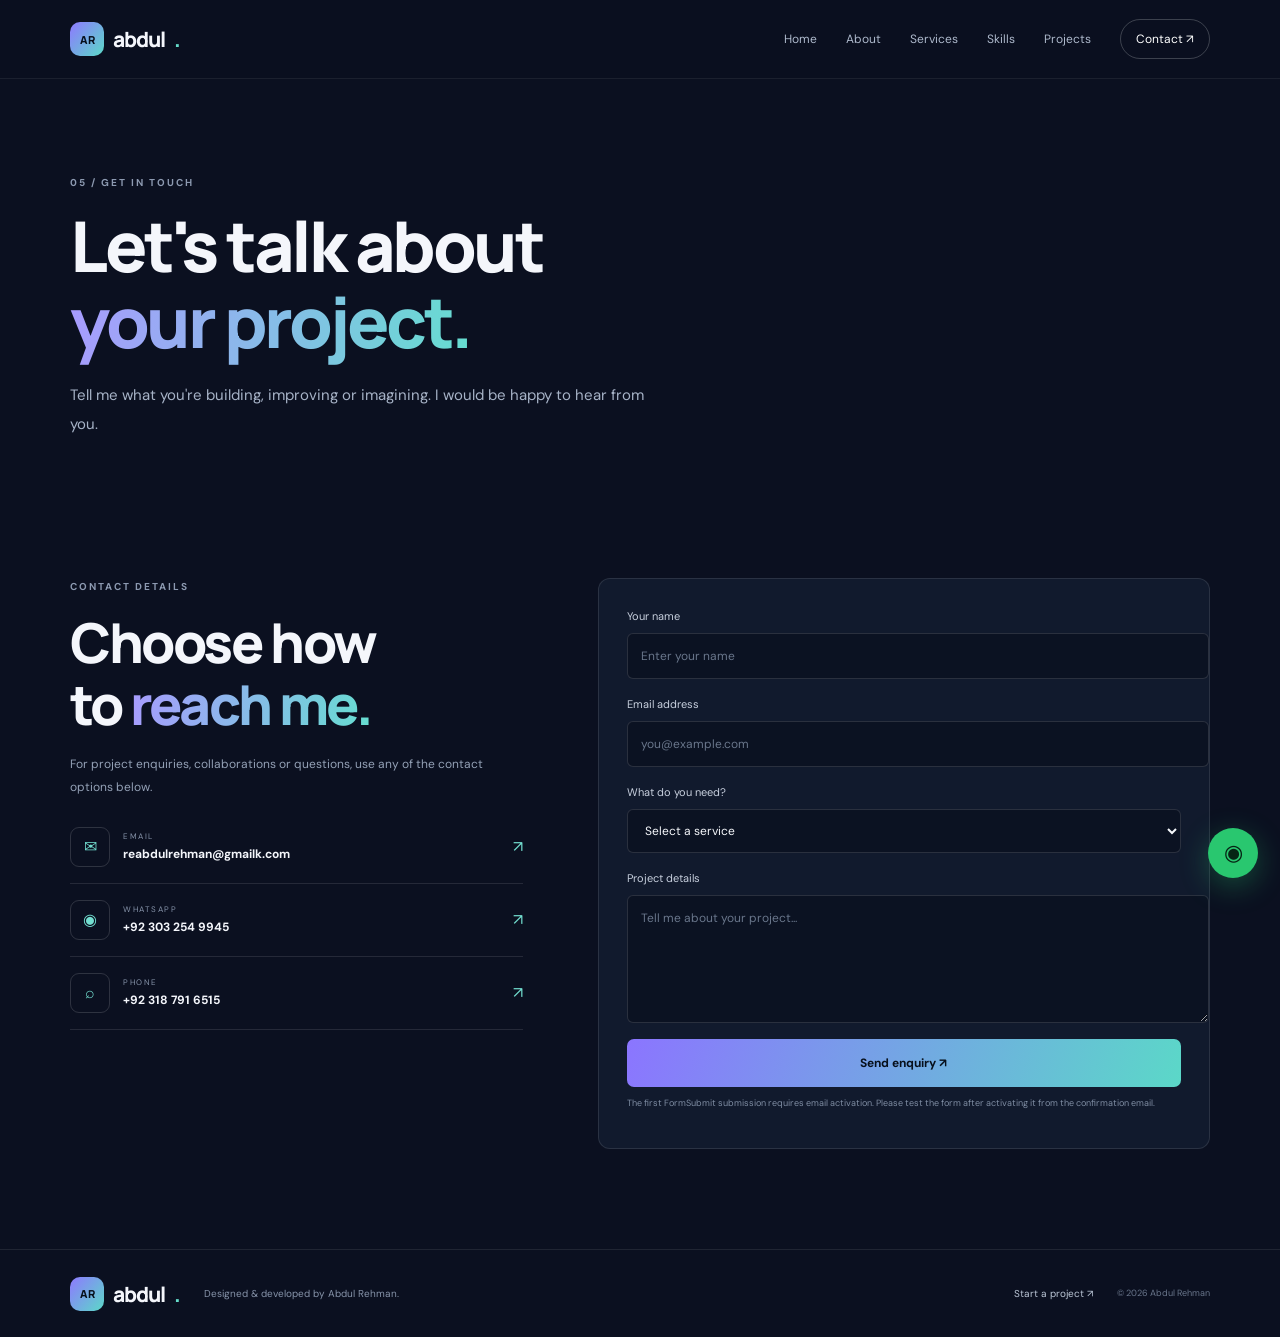
<file: contact.html>
<!doctype html><html lang="en"><head><meta charset="utf-8"><meta name="viewport" content="width=device-width, initial-scale=1"><meta name="description" content="Abdul Rehman — Web Developer. Modern, responsive websites for businesses."><meta name="theme-color" content="#0b1020"><title>Contact | Abdul Rehman — Web Developer</title><link rel="preconnect" href="https://fonts.googleapis.com"><link rel="preconnect" href="https://fonts.gstatic.com" crossorigin><link href="https://fonts.googleapis.com/css2?family=DM+Sans:wght@400;500;600;700&family=Manrope:wght@400;500;600;700;800&display=swap" rel="stylesheet"><link rel="stylesheet" href="style.css"></head><body><header class="header"><nav class="wrap nav"><a class="logo" href="index.html"><span>AR</span> abdul<em>.</em></a><button class="menu" id="menu" aria-label="Toggle menu">☰</button><div class="links" id="links"><a href="index.html">Home</a><a href="about.html">About</a><a href="services.html">Services</a><a href="skills.html">Skills</a><a href="projects.html">Projects</a><a class="nav-contact" href="contact.html">Contact ↗</a></div></nav></header><main>
<section class="page-hero wrap"><p class="eyebrow">05 / GET IN TOUCH</p><h1>Let's talk about<br><em>your project.</em></h1><p class="lead">Tell me what you're building, improving or imagining. I would be happy to hear from you.</p></section>
<section class="wrap section contact-layout"><div><p class="eyebrow">CONTACT DETAILS</p><h2>Choose how<br>to <em>reach me.</em></h2><p class="muted">For project enquiries, collaborations or questions, use any of the contact options below.</p>
<a class="contact-line" href="mailto:reabdulrehman@gmailk.com"><span>✉</span><div><small>EMAIL</small><b>reabdulrehman@gmailk.com</b></div><i>↗</i></a>
<a class="contact-line" href="https://wa.me/923032549945?text=Hello%20Abdul%2C%20I%20visited%20your%20portfolio%20and%20would%20like%20to%20discuss%20a%20project." target="_blank" rel="noopener"><span>◉</span><div><small>WHATSAPP</small><b>+92 303 254 9945</b></div><i>↗</i></a>
<a class="contact-line" href="tel:+923187916515"><span>⌕</span><div><small>PHONE</small><b>+92 318 791 6515</b></div><i>↗</i></a></div>
<form class="contact-form" action="https://formsubmit.co/reabdulrehman@gmailk.com" method="POST"><input type="hidden" name="_subject" value="New portfolio enquiry — Abdul Rehman"><input type="hidden" name="_captcha" value="false"><input type="hidden" name="_template" value="table">
<label>Your name<input name="name" type="text" placeholder="Enter your name" required></label><label>Email address<input name="email" type="email" placeholder="you@example.com" required></label><label>What do you need?<select name="project_type" required><option value="" selected disabled>Select a service</option><option>Business website</option><option>Landing page</option><option>Website redesign</option><option>Other project</option></select></label><label>Project details<textarea name="message" rows="5" placeholder="Tell me about your project..." required></textarea></label><button class="btn" type="submit">Send enquiry ↗</button><p class="form-note">The first FormSubmit submission requires email activation. Please test the form after activating it from the confirmation email.</p></form></section>
</main><footer class="footer"><div class="wrap foot"><a class="logo" href="index.html"><span>AR</span> abdul<em>.</em></a><p>Designed & developed by Abdul Rehman.</p><a href="contact.html">Start a project ↗</a><small>© <span id="year"></span> Abdul Rehman</small></div></footer><a class="wa-float" aria-label="WhatsApp" href="https://wa.me/923032549945" target="_blank" rel="noopener">◉</a><script src="script.js"></script></body></html>
</file>
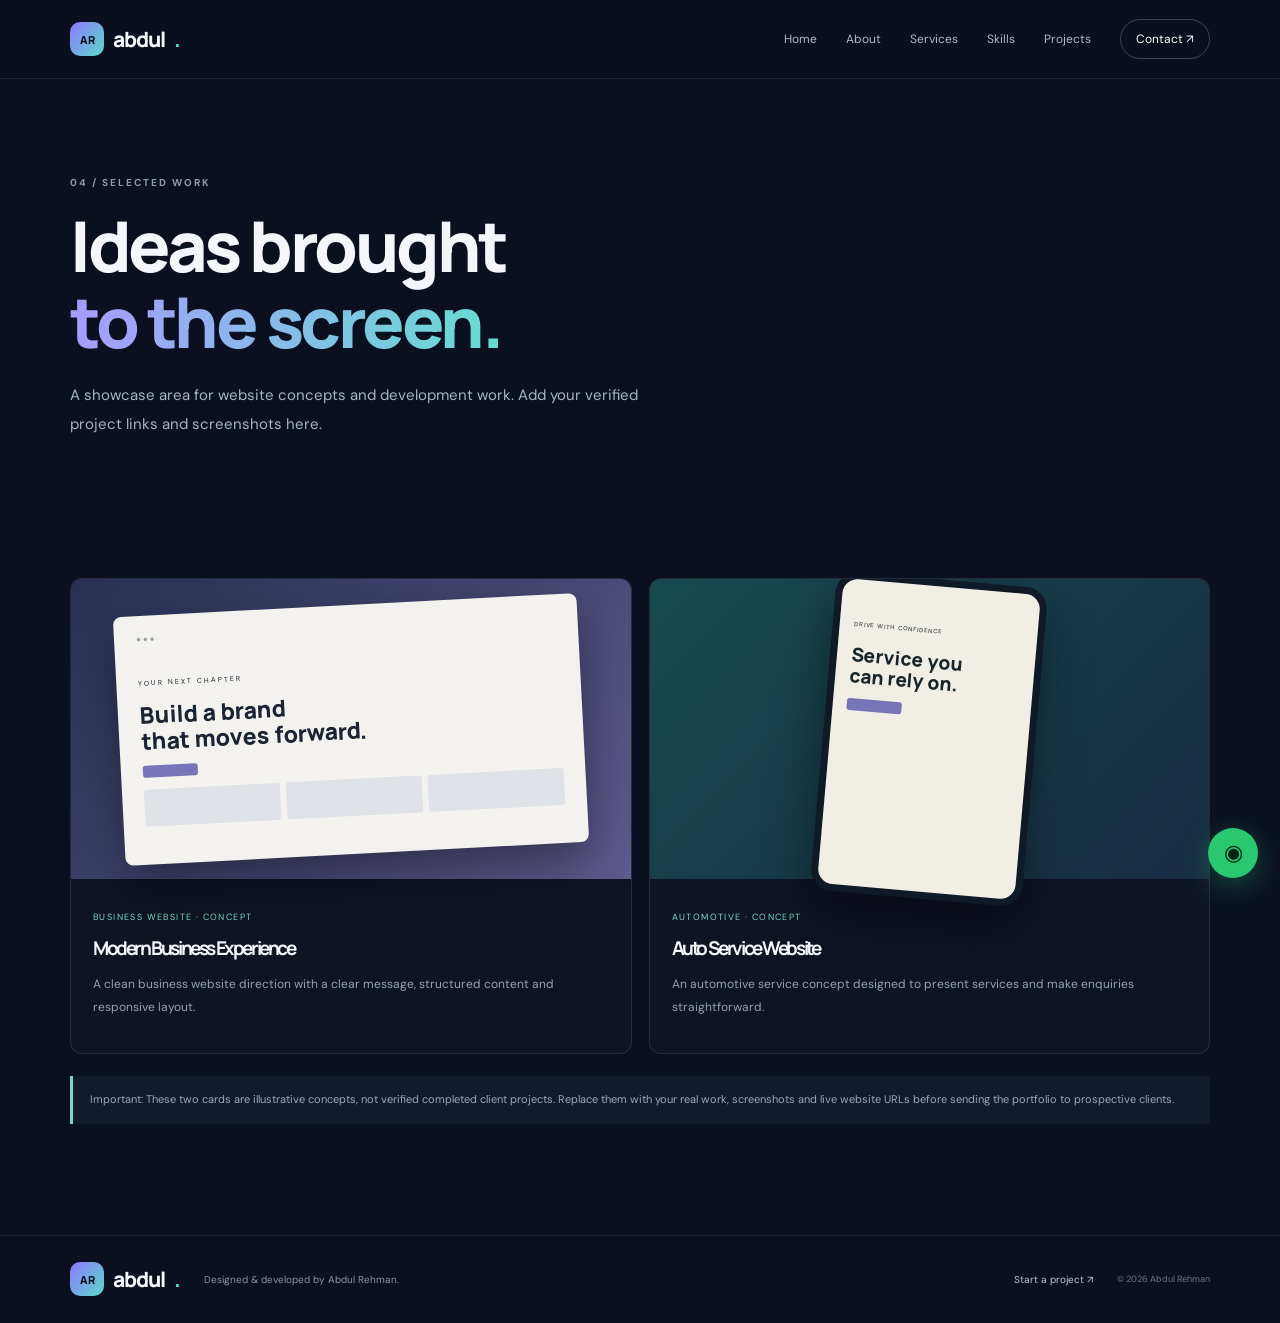
<file: projects.html>
<!doctype html><html lang="en"><head><meta charset="utf-8"><meta name="viewport" content="width=device-width, initial-scale=1"><meta name="description" content="Abdul Rehman — Web Developer. Modern, responsive websites for businesses."><meta name="theme-color" content="#0b1020"><title>Projects | Abdul Rehman — Web Developer</title><link rel="preconnect" href="https://fonts.googleapis.com"><link rel="preconnect" href="https://fonts.gstatic.com" crossorigin><link href="https://fonts.googleapis.com/css2?family=DM+Sans:wght@400;500;600;700&family=Manrope:wght@400;500;600;700;800&display=swap" rel="stylesheet"><link rel="stylesheet" href="style.css"></head><body><header class="header"><nav class="wrap nav"><a class="logo" href="index.html"><span>AR</span> abdul<em>.</em></a><button class="menu" id="menu" aria-label="Toggle menu">☰</button><div class="links" id="links"><a href="index.html">Home</a><a href="about.html">About</a><a href="services.html">Services</a><a href="skills.html">Skills</a><a href="projects.html">Projects</a><a class="nav-contact" href="contact.html">Contact ↗</a></div></nav></header><main>
<section class="page-hero wrap"><p class="eyebrow">04 / SELECTED WORK</p><h1>Ideas brought<br><em>to the screen.</em></h1><p class="lead">A showcase area for website concepts and development work. Add your verified project links and screenshots here.</p></section>
<section class="wrap section"><div class="cards two projects">
<article class="project"><div class="project-preview preview-one"><div class="preview-window"><div class="dots">● ● ●</div><small>YOUR NEXT CHAPTER</small><b>Build a brand<br>that moves forward.</b><span></span><div class="preview-bars"><i></i><i></i><i></i></div></div></div><div class="project-info"><small>BUSINESS WEBSITE · CONCEPT</small><h2>Modern Business Experience</h2><p class="muted">A clean business website direction with a clear message, structured content and responsive layout.</p></div></article>
<article class="project"><div class="project-preview preview-two"><div class="preview-phone"><small>DRIVE WITH CONFIDENCE</small><b>Service you<br>can rely on.</b><span></span></div></div><div class="project-info"><small>AUTOMOTIVE · CONCEPT</small><h2>Auto Service Website</h2><p class="muted">An automotive service concept designed to present services and make enquiries straightforward.</p></div></article>
</div><p class="notice">Important: These two cards are illustrative concepts, not verified completed client projects. Replace them with your real work, screenshots and live website URLs before sending the portfolio to prospective clients.</p></section>
</main><footer class="footer"><div class="wrap foot"><a class="logo" href="index.html"><span>AR</span> abdul<em>.</em></a><p>Designed & developed by Abdul Rehman.</p><a href="contact.html">Start a project ↗</a><small>© <span id="year"></span> Abdul Rehman</small></div></footer><a class="wa-float" aria-label="WhatsApp" href="https://wa.me/923032549945" target="_blank" rel="noopener">◉</a><script src="script.js"></script></body></html>
</file>
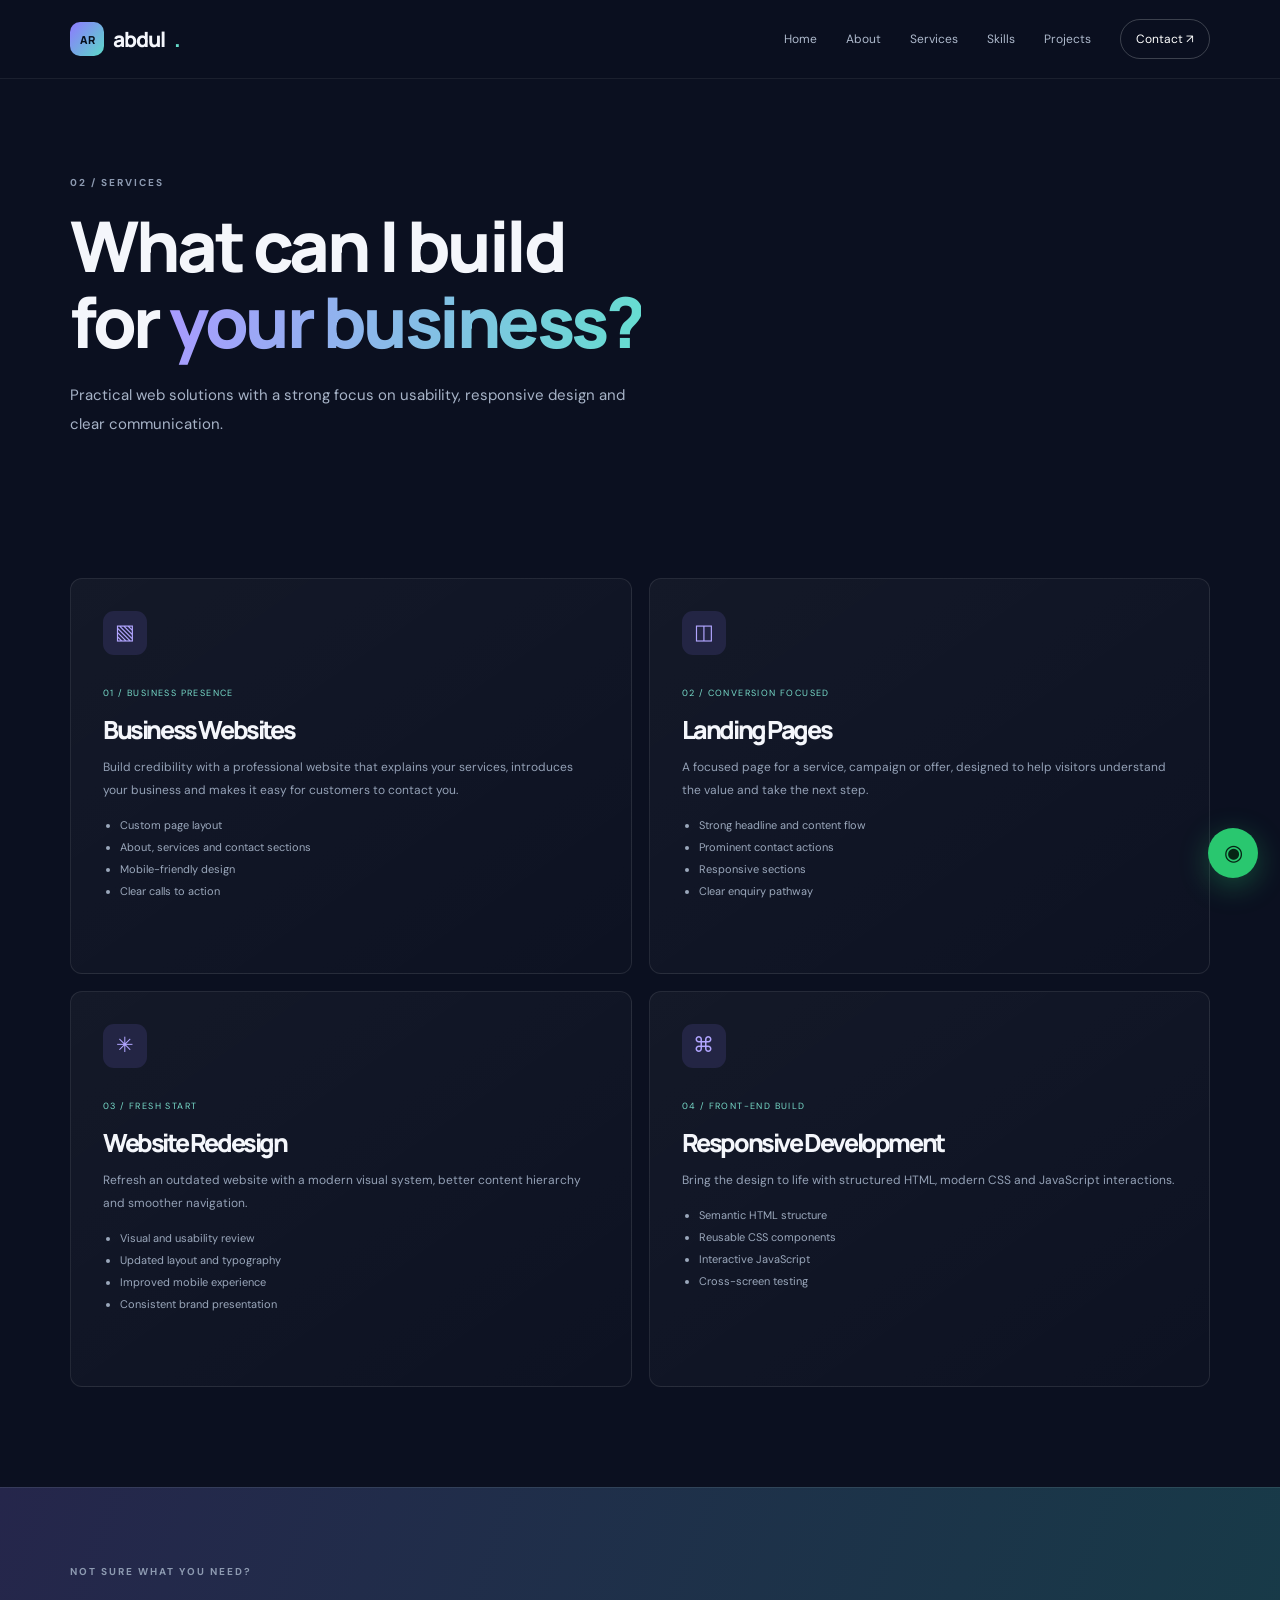
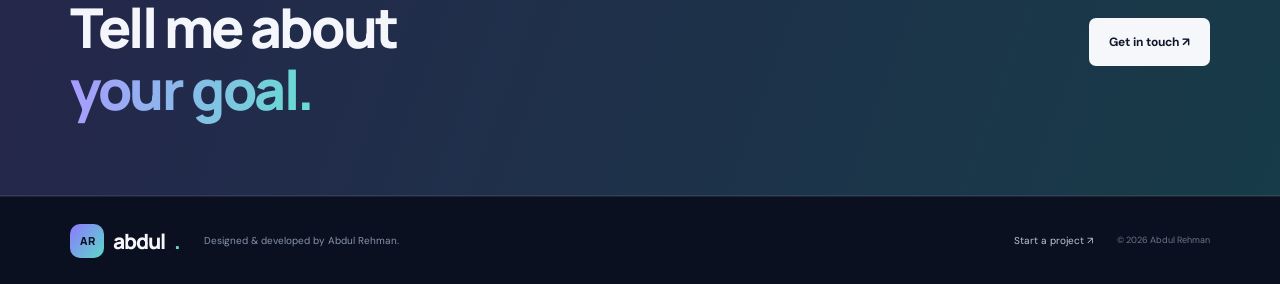
<file: services.html>
<!doctype html><html lang="en"><head><meta charset="utf-8"><meta name="viewport" content="width=device-width, initial-scale=1"><meta name="description" content="Abdul Rehman — Web Developer. Modern, responsive websites for businesses."><meta name="theme-color" content="#0b1020"><title>Services | Abdul Rehman — Web Developer</title><link rel="preconnect" href="https://fonts.googleapis.com"><link rel="preconnect" href="https://fonts.gstatic.com" crossorigin><link href="https://fonts.googleapis.com/css2?family=DM+Sans:wght@400;500;600;700&family=Manrope:wght@400;500;600;700;800&display=swap" rel="stylesheet"><link rel="stylesheet" href="style.css"></head><body><header class="header"><nav class="wrap nav"><a class="logo" href="index.html"><span>AR</span> abdul<em>.</em></a><button class="menu" id="menu" aria-label="Toggle menu">☰</button><div class="links" id="links"><a href="index.html">Home</a><a href="about.html">About</a><a href="services.html">Services</a><a href="skills.html">Skills</a><a href="projects.html">Projects</a><a class="nav-contact" href="contact.html">Contact ↗</a></div></nav></header><main>
<section class="page-hero wrap"><p class="eyebrow">02 / SERVICES</p><h1>What can I build<br>for <em>your business?</em></h1><p class="lead">Practical web solutions with a strong focus on usability, responsive design and clear communication.</p></section>
<section class="wrap section"><div class="cards two">
<article class="card service"><span class="card-icon">▧</span><small>01 / BUSINESS PRESENCE</small><h2>Business Websites</h2><p>Build credibility with a professional website that explains your services, introduces your business and makes it easy for customers to contact you.</p><ul><li>Custom page layout</li><li>About, services and contact sections</li><li>Mobile-friendly design</li><li>Clear calls to action</li></ul></article>
<article class="card service"><span class="card-icon">◫</span><small>02 / CONVERSION FOCUSED</small><h2>Landing Pages</h2><p>A focused page for a service, campaign or offer, designed to help visitors understand the value and take the next step.</p><ul><li>Strong headline and content flow</li><li>Prominent contact actions</li><li>Responsive sections</li><li>Clear enquiry pathway</li></ul></article>
<article class="card service"><span class="card-icon">✳</span><small>03 / FRESH START</small><h2>Website Redesign</h2><p>Refresh an outdated website with a modern visual system, better content hierarchy and smoother navigation.</p><ul><li>Visual and usability review</li><li>Updated layout and typography</li><li>Improved mobile experience</li><li>Consistent brand presentation</li></ul></article>
<article class="card service"><span class="card-icon">⌘</span><small>04 / FRONT-END BUILD</small><h2>Responsive Development</h2><p>Bring the design to life with structured HTML, modern CSS and JavaScript interactions.</p><ul><li>Semantic HTML structure</li><li>Reusable CSS components</li><li>Interactive JavaScript</li><li>Cross-screen testing</li></ul></article>
</div></section>
<section class="cta"><div class="wrap cta-inner"><div><p class="eyebrow">NOT SURE WHAT YOU NEED?</p><h2>Tell me about<br><em>your goal.</em></h2></div><a class="btn light" href="contact.html">Get in touch ↗</a></div></section>
</main><footer class="footer"><div class="wrap foot"><a class="logo" href="index.html"><span>AR</span> abdul<em>.</em></a><p>Designed & developed by Abdul Rehman.</p><a href="contact.html">Start a project ↗</a><small>© <span id="year"></span> Abdul Rehman</small></div></footer><a class="wa-float" aria-label="WhatsApp" href="https://wa.me/923032549945" target="_blank" rel="noopener">◉</a><script src="script.js"></script></body></html>
</file>
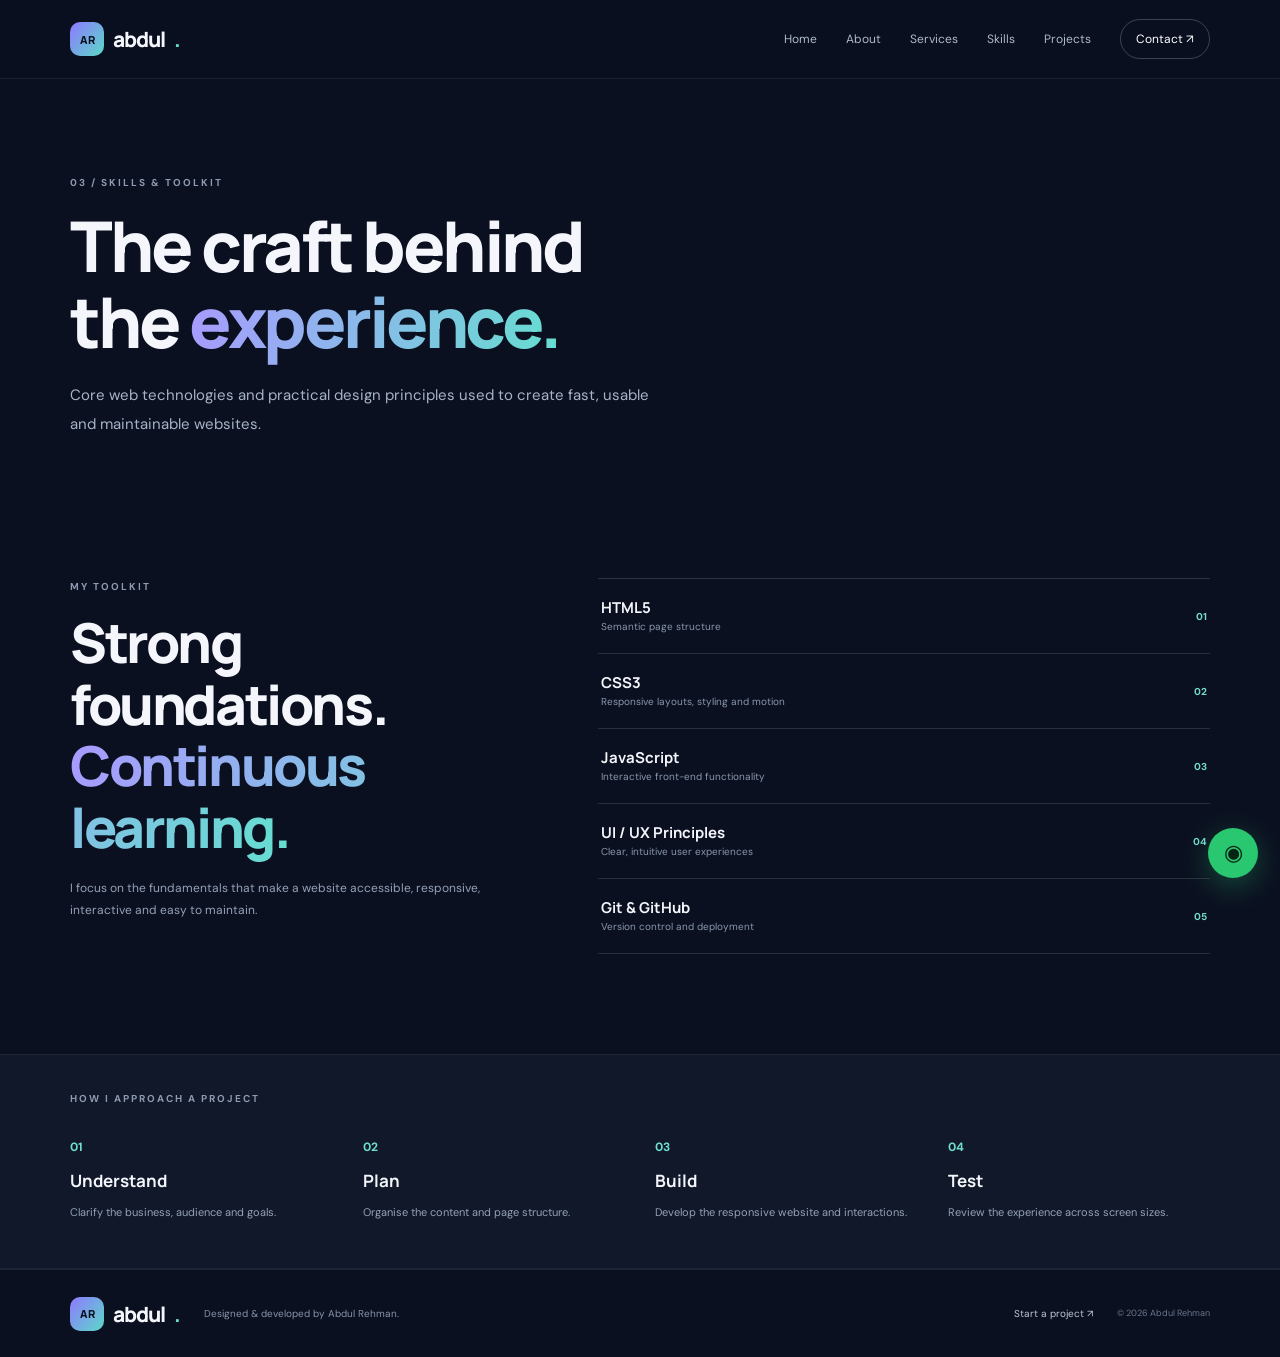
<file: skills.html>
<!doctype html><html lang="en"><head><meta charset="utf-8"><meta name="viewport" content="width=device-width, initial-scale=1"><meta name="description" content="Abdul Rehman — Web Developer. Modern, responsive websites for businesses."><meta name="theme-color" content="#0b1020"><title>Skills | Abdul Rehman — Web Developer</title><link rel="preconnect" href="https://fonts.googleapis.com"><link rel="preconnect" href="https://fonts.gstatic.com" crossorigin><link href="https://fonts.googleapis.com/css2?family=DM+Sans:wght@400;500;600;700&family=Manrope:wght@400;500;600;700;800&display=swap" rel="stylesheet"><link rel="stylesheet" href="style.css"></head><body><header class="header"><nav class="wrap nav"><a class="logo" href="index.html"><span>AR</span> abdul<em>.</em></a><button class="menu" id="menu" aria-label="Toggle menu">☰</button><div class="links" id="links"><a href="index.html">Home</a><a href="about.html">About</a><a href="services.html">Services</a><a href="skills.html">Skills</a><a href="projects.html">Projects</a><a class="nav-contact" href="contact.html">Contact ↗</a></div></nav></header><main>
<section class="page-hero wrap"><p class="eyebrow">03 / SKILLS & TOOLKIT</p><h1>The craft behind<br>the <em>experience.</em></h1><p class="lead">Core web technologies and practical design principles used to create fast, usable and maintainable websites.</p></section>
<section class="wrap section skills-layout"><div><p class="eyebrow">MY TOOLKIT</p><h2>Strong foundations.<br><em>Continuous learning.</em></h2><p class="muted">I focus on the fundamentals that make a website accessible, responsive, interactive and easy to maintain.</p></div><div class="skill-list">
<div class="skill"><div><b>HTML5</b><span>Semantic page structure</span></div><strong>01</strong></div><div class="skill"><div><b>CSS3</b><span>Responsive layouts, styling and motion</span></div><strong>02</strong></div><div class="skill"><div><b>JavaScript</b><span>Interactive front-end functionality</span></div><strong>03</strong></div><div class="skill"><div><b>UI / UX Principles</b><span>Clear, intuitive user experiences</span></div><strong>04</strong></div><div class="skill"><div><b>Git & GitHub</b><span>Version control and deployment</span></div><strong>05</strong></div></div></section>
<section class="band"><div class="wrap"><p class="eyebrow">HOW I APPROACH A PROJECT</p><div class="process"><div><b>01</b><h3>Understand</h3><p>Clarify the business, audience and goals.</p></div><div><b>02</b><h3>Plan</h3><p>Organise the content and page structure.</p></div><div><b>03</b><h3>Build</h3><p>Develop the responsive website and interactions.</p></div><div><b>04</b><h3>Test</h3><p>Review the experience across screen sizes.</p></div></div></div></section>
</main><footer class="footer"><div class="wrap foot"><a class="logo" href="index.html"><span>AR</span> abdul<em>.</em></a><p>Designed & developed by Abdul Rehman.</p><a href="contact.html">Start a project ↗</a><small>© <span id="year"></span> Abdul Rehman</small></div></footer><a class="wa-float" aria-label="WhatsApp" href="https://wa.me/923032549945" target="_blank" rel="noopener">◉</a><script src="script.js"></script></body></html>
</file>
<file: style.css>
{box-sizing:border-box}html{scroll-behavior:smooth;scroll-padding-top:90px}body{margin:0;background:#0b1020;color:#f4f6fb;font-family:"DM Sans",sans-serif;line-height:1.7}a{color:inherit;text-decoration:none}button,input,textarea,select{font:inherit}.wrap{width:min(1140px,calc(100% - 44px));margin:auto}.header{position:sticky;top:0;z-index:50;background:rgba(11,16,32,.9);backdrop-filter:blur(18px);border-bottom:1px solid #ffffff12}.nav{height:78px;display:flex;align-items:center;justify-content:space-between}.logo{font:800 21px Manrope,sans-serif;letter-spacing:-1px;display:flex;align-items:center;gap:9px}.logo span{display:grid;place-items:center;width:34px;height:34px;border-radius:10px;background:linear-gradient(130deg,#8e79ff,#5bd9c8);color:#07101c;font-size:11px;letter-spacing:0}.logo em{color:#65dcca;font-style:normal}.links{display:flex;align-items:center;gap:29px;color:#aeb9cc;font-size:12px}.links a:hover{color:white}.links .nav-contact{border:1px solid #ffffff35;padding:9px 15px;border-radius:30px;color:#fff}.menu{display:none;background:none;color:white;border:0;font-size:25px}.hero{min-height:630px;display:grid;grid-template-columns:1.1fr .9fr;align-items:center;gap:40px;padding-top:60px;padding-bottom:75px}.eyebrow{font-size:10px;letter-spacing:2px;color:#8d9ab1;font-weight:700;margin:0 0 17px}.pulse{display:inline-block;width:7px;height:7px;background:#62dfbf;border-radius:50%;margin-right:8px;box-shadow:0 0 12px #62dfbf}.kicker{font-size:10px;letter-spacing:2px;color:#aab6ca;margin:28px 0 15px}.hero h1,.page-hero h1{font:800 clamp(46px,6vw,73px)/1.08 Manrope,sans-serif;letter-spacing:-3.5px;margin:0}.hero h1 em,.page-hero h1 em,h2 em{font-style:normal;color:transparent;background:linear-gradient(100deg,#a99aff,#65ded0);background-clip:text;-webkit-background-clip:text}.lead{font-size:15px;line-height:1.9;color:#a7b3c7;max-width:590px}.actions{display:flex;align-items:center;gap:25px;margin-top:28px}.btn{display:inline-flex;align-items:center;justify-content:center;gap:18px;background:linear-gradient(110deg,#8b75ff,#5bd8c8);color:#07101c;border:0;border-radius:7px;padding:14px 20px;font-weight:700;font-size:12px;cursor:pointer;transition:.25s}.btn:hover{transform:translateY(-3px);box-shadow:0 12px 30px #706eff33}.btn.outline{background:transparent;color:#e8edf6;border:1px solid #ffffff35;margin-top:15px}.btn.light{background:#f5f7fa;color:#10172a}.quiet-link{font-size:12px;font-weight:700;color:#e3e9f3}.quiet-link:hover{color:#73dfd0}.hero-proof{display:flex;flex-direction:column;gap:4px;margin-top:48px}.hero-proof b{font-size:9px;letter-spacing:2px;color:#72ddcf}.hero-proof span{font-size:10px;color:#8492a9}.hero-photo{height:490px;position:relative;display:grid;place-items:center}.hero-photo img{z-index:2;width:min(390px,85%);height:460px;object-fit:cover;object-position:center 25%;border-radius:190px 190px 22px 22px;border:1px solid #ffffff30;box-shadow:0 30px 70px #0008}.photo-halo{position:absolute;width:400px;height:400px;border-radius:50%;background:radial-gradient(circle,#7770ff55,transparent 70%);filter:blur(20px)}.float-tag{position:absolute;z-index:3;background:#171f34;border:1px solid #ffffff22;border-radius:9px;padding:12px 15px;font-size:10px;box-shadow:0 12px 30px #0006}.tag-one{top:100px;left:0}.tag-two{bottom:85px;right:0}.band{background:#10182a;border-top:1px solid #ffffff0d;border-bottom:1px solid #ffffff0d;padding:35px 0}.band-inner{display:flex;align-items:center;justify-content:space-between;gap:15px;color:#c0cada;font-size:12px}.band-inner span{font-size:9px;letter-spacing:1.5px;color:#73819a}.band-inner i{color:#68dcca;font-style:normal}.section{padding-top:100px;padding-bottom:100px}.section-head{display:flex;align-items:end;justify-content:space-between;gap:25px;margin-bottom:38px}.section h2,.section-head h2,.cta h2,.about-layout h2,.skills-layout h2,.contact-layout h2{font:800 clamp(35px,4.5vw,55px)/1.12 Manrope,sans-serif;letter-spacing:-2.4px;margin:0 0 18px}.cards{display:grid;gap:17px}.cards.three{grid-template-columns:repeat(3,1fr)}.cards.two{grid-template-columns:repeat(2,1fr)}.card{border:1px solid #ffffff17;border-radius:12px;background:linear-gradient(145deg,#ffffff0a,#ffffff03);padding:27px;transition:.25s}.card:hover{transform:translateY(-5px);border-color:#68daca66}.card-icon{display:grid;place-items:center;width:44px;height:44px;border-radius:11px;background:#8b7aff22;color:#b1a5ff;font-size:21px;margin-bottom:22px}.card h3{font:700 17px Manrope;margin:0 0 10px}.card p,.muted{font-size:12px;line-height:1.9;color:#94a1b6}.split{display:grid;grid-template-columns:1fr 1fr;gap:80px;align-items:start}.split .lead{margin-top:0}.cta{padding:75px 0;background:linear-gradient(110deg,#25264b,#173b48);border-block:1px solid #ffffff16}.cta-inner{display:flex;align-items:center;justify-content:space-between;gap:30px}.cta h2{margin:0}.page-hero{padding-top:95px;padding-bottom:25px}.page-hero h1{font-size:clamp(45px,6vw,70px)}.page-hero .lead{margin-top:22px}.about-layout,.skills-layout,.contact-layout{display:grid;grid-template-columns: .85fr 1.15fr;gap:75px;align-items:center}.about-image{height:470px;border-radius:150px 150px 18px 18px;overflow:hidden;border:1px solid #ffffff25;background:#1d2639}.about-image img{width:100%;height:100%;object-fit:cover;object-position:center 25%}.values,.process{display:grid;grid-template-columns:repeat(3,1fr);gap:30px}.values b,.process b{color:#70dfd0;font-size:12px}.values h3,.process h3{font:700 17px Manrope;margin:10px 0 4px}.values p,.process p{font-size:11px;color:#95a2b6}.service{padding:32px;min-height:330px}.service small,.project-info small{font-size:9px;letter-spacing:1.4px;color:#78dcca}.service h2{font-size:25px;margin:12px 0}.service ul{padding-left:17px;color:#9ba8bc;font-size:11px;line-height:2}.skills-layout{align-items:start}.skill-list{border-top:1px solid #ffffff25}.skill{display:flex;align-items:center;justify-content:space-between;padding:18px 3px;border-bottom:1px solid #ffffff20}.skill b,.skill span{display:block}.skill b{font:700 15px Manrope}.skill span{font-size:10px;color:#8997ad}.skill strong{font-size:10px;color:#71dfd0}.process{grid-template-columns:repeat(4,1fr);margin-top:25px}.project{overflow:hidden;border:1px solid #ffffff18;border-radius:12px;background:#ffffff05}.project-preview{height:300px;display:grid;place-items:center}.preview-one{background:linear-gradient(135deg,#283052,#605b90)}.preview-two{background:linear-gradient(135deg,#174b50,#182b42)}.preview-window{width:75%;height:215px;background:#f3f2ee;color:#1a2432;border-radius:8px;padding:17px 22px;box-shadow:0 20px 50px #0006;transform:rotate(-3deg)}.dots{font-size:8px;color:#9a9da3;margin-bottom:20px}.preview-window small{font-size:7px;letter-spacing:2px}.preview-window b{display:block;font:800 23px/1.12 Manrope;margin-top:9px}.preview-window>span,.preview-phone>span{display:block;width:55px;height:12px;background:#7775b8;border-radius:3px;margin:12px 0}.preview-bars{display:flex;gap:6px}.preview-bars i{height:37px;flex:1;background:#dfe2e7;border-radius:3px}.preview-phone{width:170px;height:250px;border:7px solid #101a27;border-radius:22px;background:#f1eee5;color:#18262c;padding:28px 14px;transform:rotate(5deg);box-shadow:0 20px 50px #0006}.preview-phone small{font-size:6px;letter-spacing:1px}.preview-phone b{display:block;font:800 19px/1.1 Manrope;margin-top:10px}.project-info{padding:22px}.project-info h2{font:700 19px Manrope;margin:7px 0}.notice{margin-top:22px;color:#9ba8bb;background:#111b2d;border-left:3px solid #72dccc;padding:14px 17px;font-size:11px;line-height:1.8}.contact-layout{align-items:start}.contact-line{display:flex;align-items:center;gap:13px;padding:16px 0;border-bottom:1px solid #ffffff1b}.contact-line>span{width:38px;height:38px;border:1px solid #ffffff25;border-radius:9px;display:grid;place-items:center;color:#73dfd0}.contact-line div{flex:1}.contact-line small,.contact-line b{display:block}.contact-line small{font-size:8px;letter-spacing:1.5px;color:#8794aa}.contact-line b{font-size:12px}.contact-line i{font-style:normal;color:#73dfd0}.contact-form{padding:28px;border:1px solid #ffffff1b;border-radius:12px;background:#111a2d}.contact-form label{display:block;color:#c8d0de;font-size:11px;margin-bottom:16px}.contact-form input,.contact-form select,.contact-form textarea{display:block;width:100%;margin-top:7px;padding:12px 13px;border-radius:6px;border:1px solid #ffffff20;background:#0b1222;color:#f5f7fb;font-size:12px;outline:none}.contact-form input:focus,.contact-form select:focus,.contact-form textarea:focus{border-color:#7f7aff}.contact-form input::placeholder,.contact-form textarea::placeholder{color:#69768b}.contact-form textarea{resize:vertical}.contact-form .btn{width:100%}.form-note{font-size:9px;color:#7f8da3;line-height:1.7}.footer{border-top:1px solid #ffffff16;padding:25px 0}.foot{display:flex;align-items:center;gap:24px}.foot p{margin-right:auto;color:#8794aa;font-size:10px}.foot>a:not(.logo){font-size:10px;color:#bdc8d8}.foot small{font-size:9px;color:#69768b}.wa-float{position:fixed;z-index:40;right:22px;bottom:22px;width:50px;height:50px;border-radius:50%;display:grid;place-items:center;background:#29c76f;color:#062414;font-size:22px;box-shadow:0 8px 30px #29c76f55}
@media(max-width:850px){.links{gap:15px}.hero{gap:10px}.hero h1{font-size:57px}.band-inner{flex-wrap:wrap;justify-content:center}.band-inner span{width:100%;text-align:center}.about-layout,.skills-layout,.contact-layout{gap:35px}.service{padding:23px}.process{grid-template-columns:repeat(2,1fr)}}
</file>
